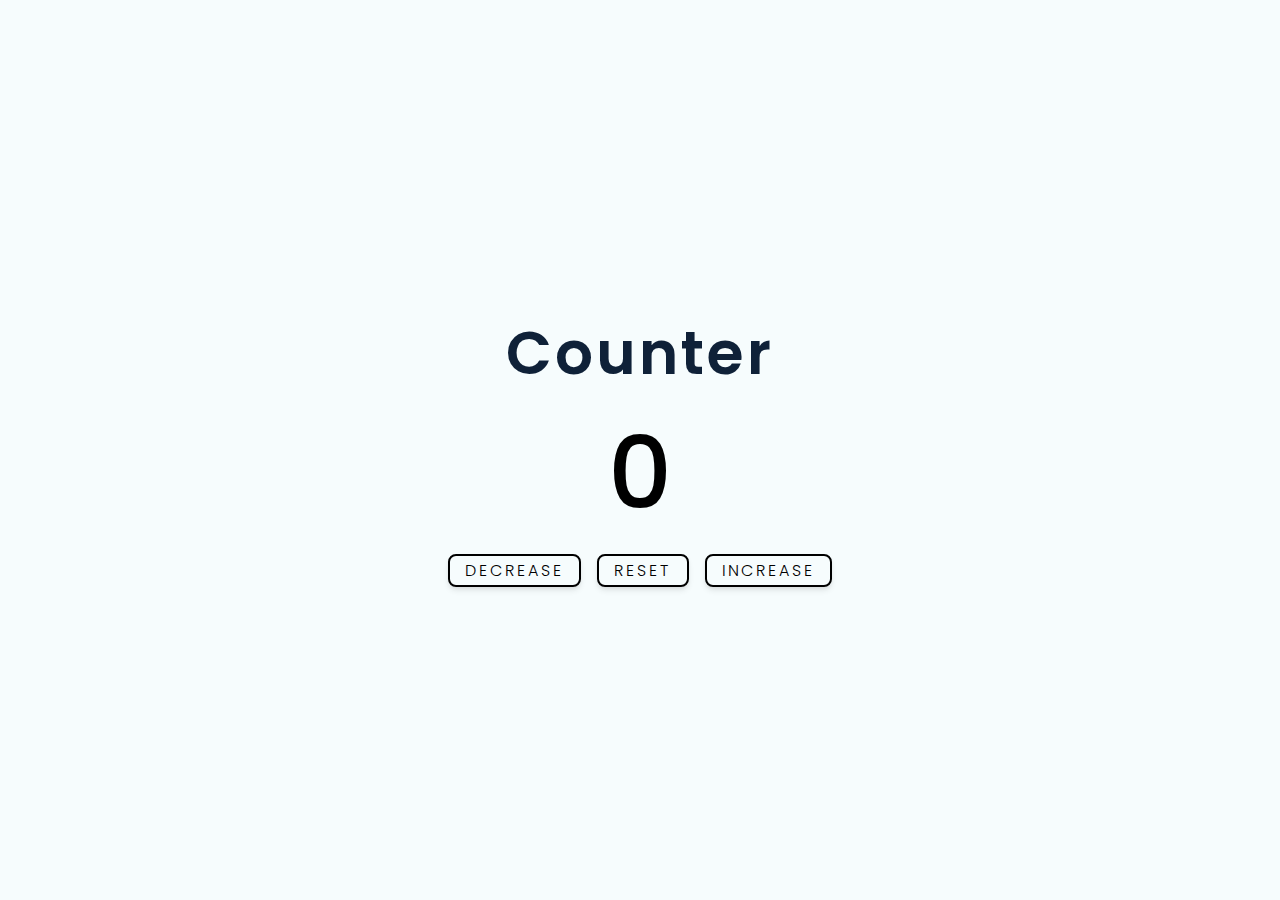
<file: 2_Counter/index.html>
<!DOCTYPE html>
<html lang="en">
    <head>
        <meta charset="UTF-8">
        <meta http-equiv="X-UA-Compatible" content="IE=edge">
        <meta name="viewport" content="width=device-width, initial-scale=1.0">
        <title>Counter</title>
        <!-- link to css -->
        <link rel="stylesheet" href="style.css">
        <!-- font -->
        <link href="https://fonts.googleapis.com/css2?family=Poppins:wght@300;500;600&display=swap" rel="stylesheet">
    </head>
    <body>
        <main>
            <div class="container">
                <h1>Counter</h1>
                <h2>0</h2>
                <div class="btn">
                    <button id="minus">Decrease</button>
                    <button id="reset">Reset</button>
                    <button id="plus">Increase</button>
                </div>
            </div>
        </main>

        <!-- JavaScript -->
        <script src="app.js"></script>
    </body>
</html>
</file>
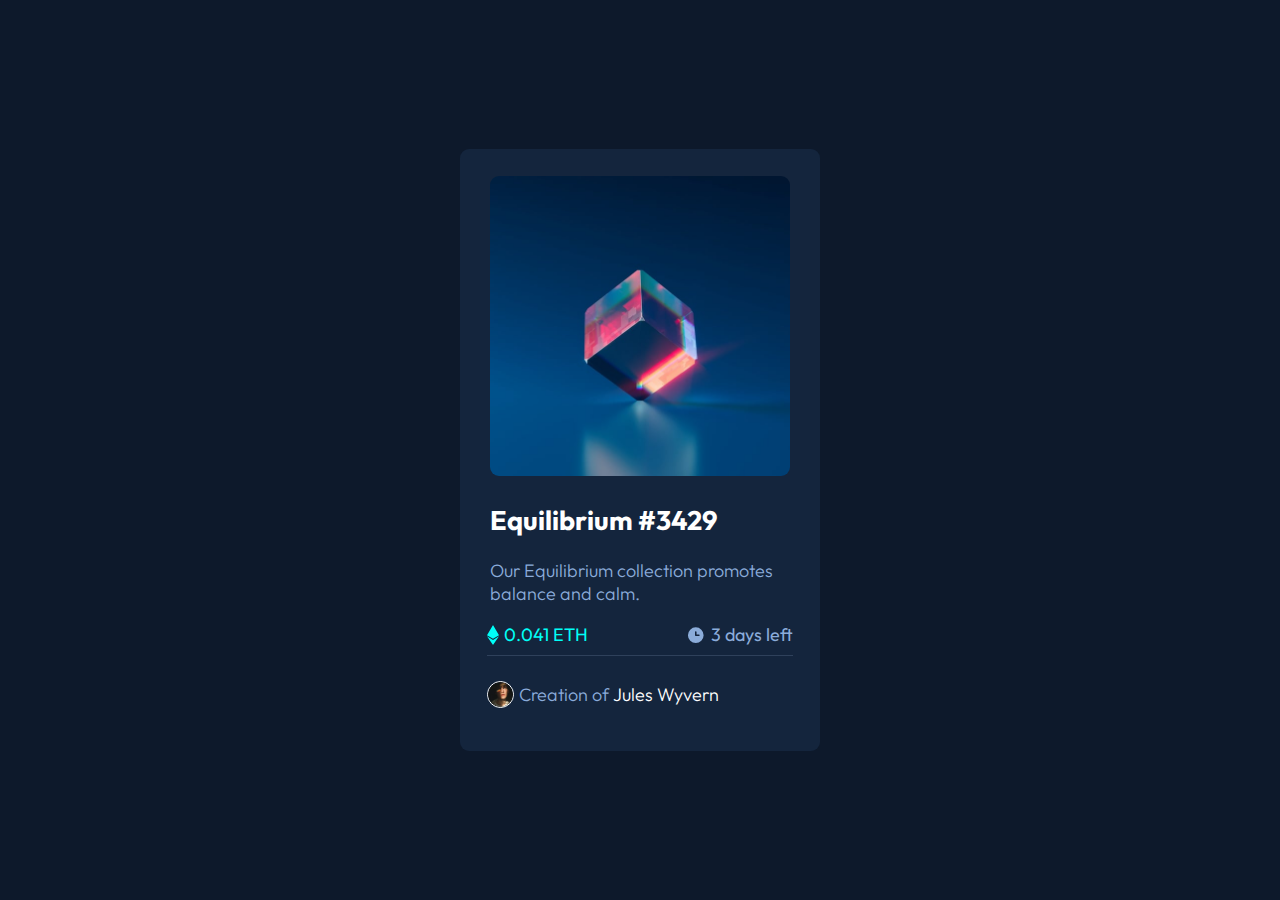
<file: Practice_6_NFTpreview card component/nft-preview-card-component-main/index.html>
<!DOCTYPE html>
<html lang="en">
<head>
  <meta charset="UTF-8">
  <meta name="viewport" content="width=device-width, initial-scale=1.0">

  <link rel="icon" type="image/png" sizes="32x32" href="./images/favicon-32x32.png">
  
  <title>Frontend Mentor | NFT preview card component</title>

  <link rel="preconnect" href="https://fonts.googleapis.com">
  <link rel="preconnect" href="https://fonts.gstatic.com" crossorigin>
  <link href="https://fonts.googleapis.com/css2?family=Outfit:wght@300;400;600&display=swap" rel="stylesheet">
  <link rel="stylesheet" href="style.css">

</head>
<body>
  <div class="card">
    <section>
      <img id='nft' src="images/image-equilibrium.jpg" alt="NFT">
      <div id="overlay">
        <img id='view' src="images/icon-view.svg" alt="view" id="view">
      </div>
      <h2>Equilibrium #3429</h2>
      <p>Our Equilibrium collection promotes balance and calm.</p>
    </section>

    <div class="price">
      <span id="eth">
        <img class='icon' src="images/icon-ethereum.svg" alt="ethereum">
        0.041 ETH
      </span>
      <span id="clock">
        <img class='icon' src="images/icon-clock.svg" alt="clock">
        3 days left
      </span>
    </div>
    <hr>
    <footer >
      <img id='avatar' src="images/image-avatar.png" alt="image-avatar">
      <p>Creation of <span id="colorreverse">Jules Wyvern</span></p>
    </footer>
  </div>

  <!-- Equilibrium #3429

  Our Equilibrium collection promotes balance and calm.

  0.041 ETH
  3 days left
  
  Creation of Jules Wyvern

  <div class="attribution">
    Challenge by <a href="https://www.frontendmentor.io?ref=challenge" target="_blank">Frontend Mentor</a>. 
    Coded by <a href="#">Tim T</a>.
  </div> -->
</body>
</html>
</file>
<file: 2_Counter/style.css>
body {
    margin: 0;
    padding: 0;
    background-color: rgb(246, 252, 253);
    font-family:  'Poppins', sans-serif;
}

/* Layout */

main {
    height: 100vh;
    display: flex;
    justify-content: center;
    align-items: center;
}

.container {
    display: grid;
    place-items: center;
}

h1 {
    margin: 0;
    font-size: 60px;
    font-weight: 600;
    letter-spacing: 3px;
    color: rgb(15, 33, 56);
}

h2 {
    margin: 0;
    font-weight: 500;
    font-size: 100px;
}

button {
    margin: 6px;
    padding: 2px 15px;
    /* height: auto;
    width: auto; */
    border: 2px solid #000;
    border-radius: 0.5rem;
    background: transparent;
    font-family:  'Poppins', sans-serif;
    font-size: 16px;
    font-weight: 300;
    text-transform: uppercase;
    letter-spacing: 3px;
    transition: all 0.2s linear;
    box-shadow: 0 4px 6px -1px rgba(0, 0, 0, 0.1),0 2px 4px -1px rgba(0, 0, 0, 0.06);
}

/* Interactive Detail*/

button:hover {
    background-color: #000;
    color: #fff;
    /* transition: 0.3s ease-in-out; */
    cursor: pointer;
}
</file>
<file: Practice_6_NFTpreview card component/nft-preview-card-component-main/style.css>
body{
    margin: 0;
    min-height: 100vh;
    background-color:hsl(217, 54%, 11%);
    font-size: 18px;
    font-family: 'Outfit', sans-serif;
    display: flex;
    align-items: center;
    justify-content: center;
}

.card {
    height: auto;
    width: 20em;
    box-sizing: border-box;
    padding: 1.5em;
    border-radius: 0.5em;
    background-color: hsl(216, 50%, 16%);
    display: flex;
    flex-direction: column;
    align-items: center;
    justify-content: center;
}

section {
    width: 300px;
}

img {
    margin-right: 5px;
    height: 300px;
    width: auto;
    border-radius: 0.5em;
}

#overlay {
    position: absolute;
    height: 300px;
    width: 300px;
    top: 70px;
    border-radius: 0.5em;
    background-color:aqua;
    z-index: 2;
    opacity: 0;
    display: flex;
    justify-content: center;
    align-items: center;
    transition: 0.3s ease-in;
}

#view {
    height: 50px;
    margin-right: 0;
}

#overlay:hover {
    cursor: pointer;
    opacity: 1;
    background-color: hsla(178, 100%, 50%, 0.55);
}

h2 {
    color: hsl(0, 0%, 100%);
}


p {
    color: hsl(215, 51%, 70%);
    font-weight: 300;
}

p #colorreverse {
    color: hsl(0, 0%, 100%);
}

h2:hover, #colorreverse:hover {
    color: aqua;
    cursor: pointer;
}

div {
    width: 100%;
    display: flex;
    justify-content: space-between;
}

span {
    display: inline-flex;
    justify-content: center;
    align-items: center;
}

.icon {
    height: 20px;
    width: auto;
}

#eth {
    color: hsl(178, 100%, 50%);
}

#clock {
    color: hsl(215, 51%, 70%);
}

footer {
    height: max-content;
    width: 100%;
    display: flex;
    align-items: center;
}

hr {
    height: 1px;
    width: 100%;
    background-color: hsl(215, 32%, 27%);
    border: none;
}

#avatar {
    height: 25px;
    border: 1px solid hsl(0, 0%, 100%);
    border-radius: 1em;
}

.attribution {
    font-size: 11px; text-align: center;
 }
.attribution a { 
    color: hsl(228, 45%, 44%);
 }
</file>
